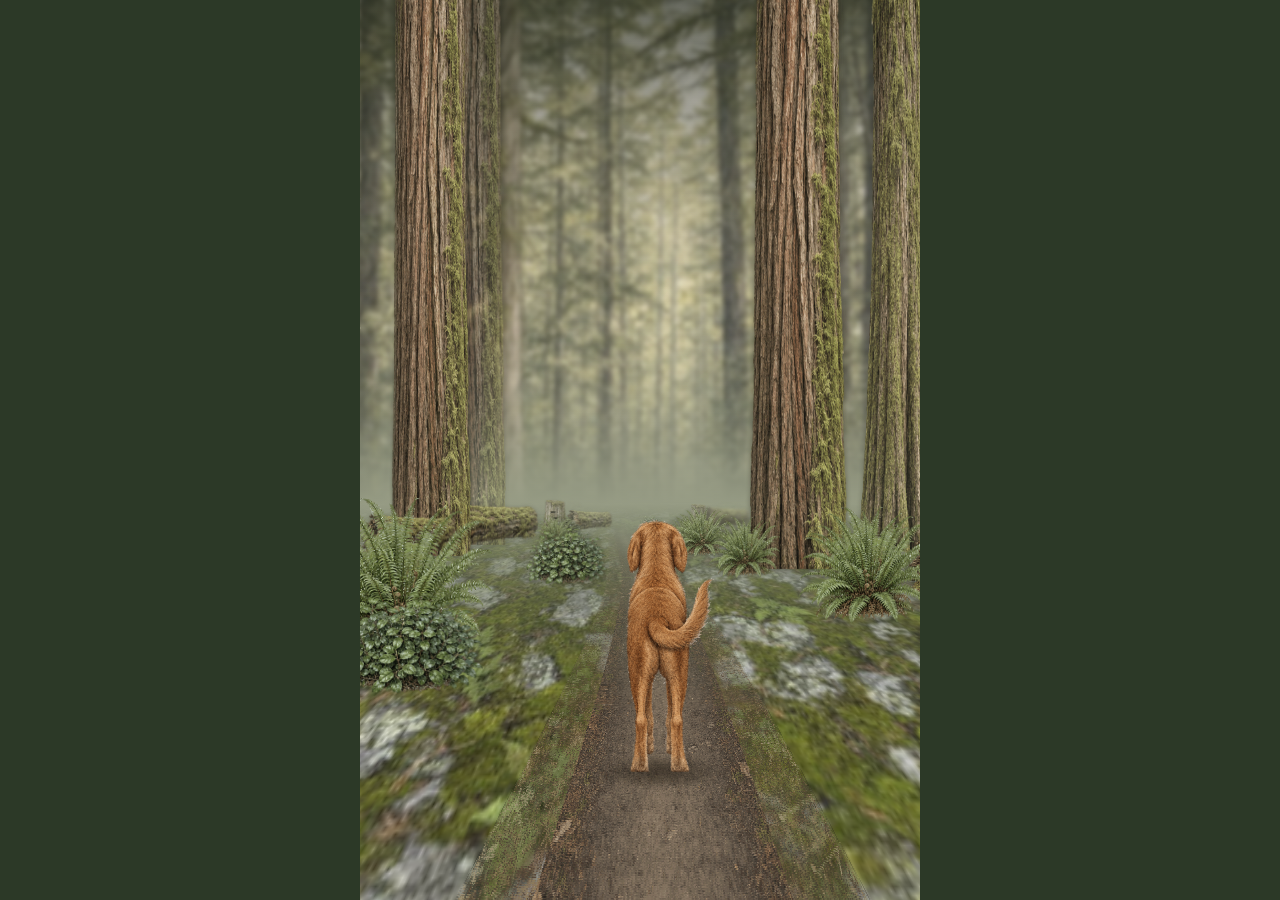
<file: index.html>
<!doctype html>
<html lang="en">
<head>
<meta charset="utf-8">
<meta name="viewport" content="width=device-width, initial-scale=1, viewport-fit=cover">
<meta name="theme-color" content="#2C3927">
<title>Mighty Miss Molly Mae</title>
<link rel="stylesheet" href="css/tokens.css">
<link rel="stylesheet" href="css/app.css">
  <link rel="icon" href="data:image/svg+xml,%3Csvg xmlns=%27http://www.w3.org/2000/svg%27 viewBox=%270 0 32 32%27%3E%3Ctext y=%2726%27 font-size=%2726%27%3E%F0%9F%90%95%3C/text%3E%3C/svg%3E">
</head>
<body>

<!-- Shown until every asset is in. Wordless, like the rest of the game: a
     bar that fills, on the colour the forest opens onto. -->
<div id="loading"><div id="loading-bar"></div></div>

<main id="app" hidden>

  <!-- World view: the overwhelming majority of the viewport (§15).
       Staged as a trail corridor seen from behind her (§15A). -->
  <div id="scene" tabindex="0">
    <div id="backdrop"></div>
    <!-- Atmosphere sits directly on the backdrop. It must come BEFORE the
         scenery and the dog, or it paints over the entire world. -->
    <div id="scene-shade"></div>
    <!-- Atmospheric haze at the tree line. Must come before the ground so the
         scenery still paints over it; see the stylesheet for why it exists. -->
    <div id="horizon"></div>
    <div id="ground-wrap"><div id="ground"></div><div id="ground2"></div><canvas id="path"></canvas><div id="ground-fade"></div></div>
    <div id="corridor"></div>
    <div id="shadow"></div>
    <div id="dog" role="img" aria-label="Molly Mae"></div>

    <!-- Gesture feedback: a mark where you touched, never a word. -->
    <div id="gesture-ink"></div>
  </div>

  <!-- Development only: the dog inspector (§37) and a reset that forgets her.
       Neither belongs in the shipped game; ?dev=1 or the `d` key shows them. -->
  <div id="corner" hidden>
    <button id="toggle-debug" title="Dog inspector (d)">⚙</button>
    <button id="reset" title="Forget her and start over">⟲</button>
  </div>

</main>

<aside id="inspector" aria-label="Dog inspector"></aside>

<script type="module" src="js/app.js"></script>
</body>
</html>
</file>
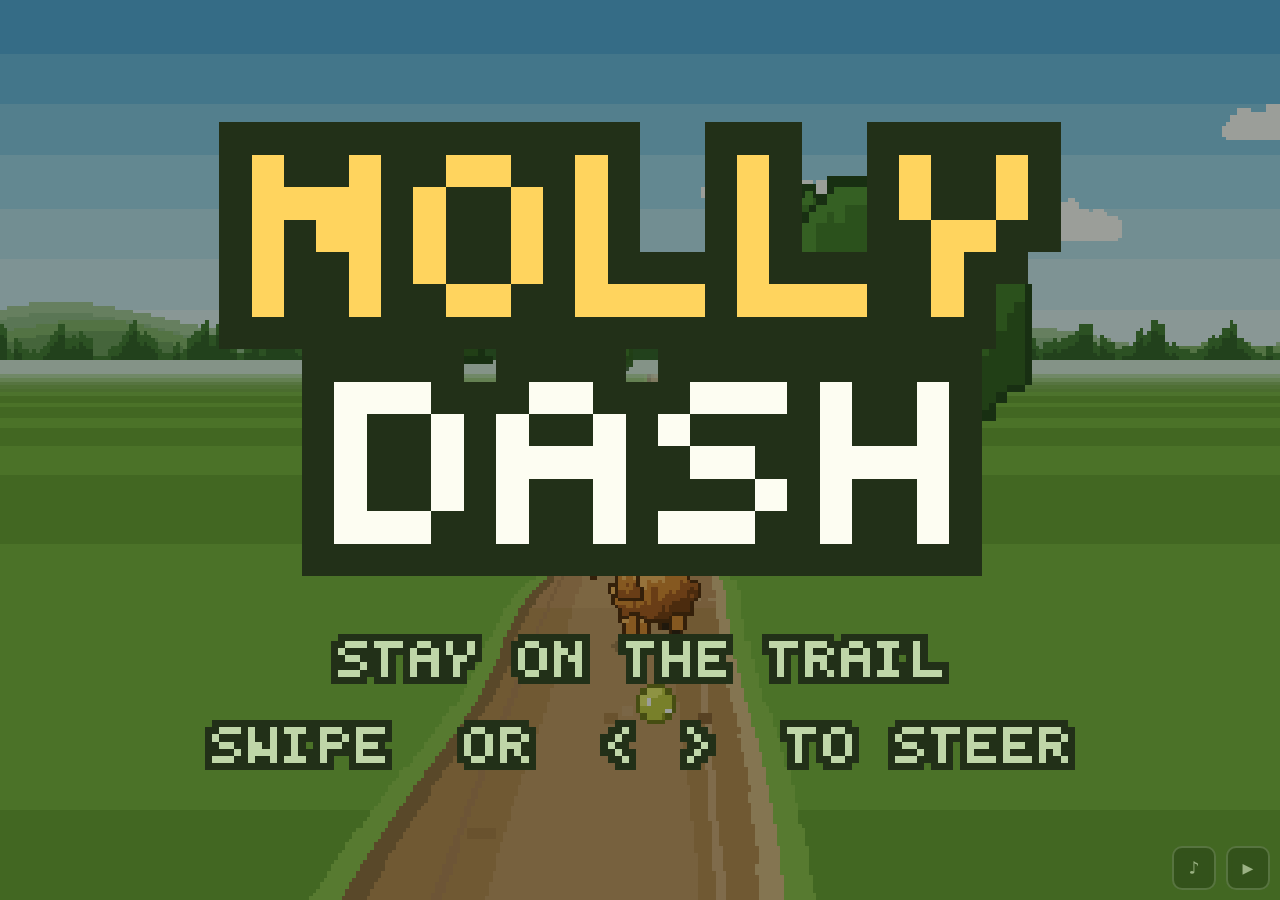
<file: fable-anim-test/index.html>
<!doctype html>
<html lang="en">
<head>
<meta charset="utf-8">
<title>Molly Dash</title>
<meta name="viewport" content="width=device-width, initial-scale=1, maximum-scale=1, user-scalable=no, viewport-fit=cover">
<meta name="theme-color" content="#5b9530">
<meta name="apple-mobile-web-app-capable" content="yes">
<meta name="apple-mobile-web-app-status-bar-style" content="black-translucent">
<meta name="mobile-web-app-capable" content="yes">
<meta name="description" content="An 8-bit endless runner. Steer Molly down a winding trail.">
<style>
  :root { color-scheme: dark; }
  * { margin: 0; padding: 0; box-sizing: border-box; }
  html, body {
    height: 100%;
    overflow: hidden;
    background: #101a0c;
    overscroll-behavior: none;
    -webkit-user-select: none; user-select: none;
    -webkit-touch-callout: none;
    -webkit-tap-highlight-color: transparent;
    font-family: ui-monospace, "SF Mono", Menlo, Consolas, monospace;
  }
  #stage {
    position: fixed; inset: 0;
    touch-action: none;
    cursor: grab;
  }
  #stage:active { cursor: grabbing; }
  #screen {
    display: block;
    width: 100%; height: 100%;
    image-rendering: pixelated;
    image-rendering: crisp-edges;
    opacity: 0;
    transition: opacity .35s ease;
  }
  body.ready #screen { opacity: 1; }

  /* Controls sit above the safe area so thumbs and notches stay clear. */
  #controls {
    position: fixed;
    right: calc(env(safe-area-inset-right, 0px) + 10px);
    bottom: calc(env(safe-area-inset-bottom, 0px) + 10px);
    display: flex; gap: 10px;
    pointer-events: none;
  }
  #controls button {
    pointer-events: auto;
    width: 44px; height: 44px;
    display: grid; place-items: center;
    font: 600 18px/1 ui-monospace, Menlo, monospace;
    color: #f4ffe6;
    background: rgba(18, 32, 12, .55);
    border: 2px solid rgba(244, 255, 230, .35);
    border-radius: 10px;
    backdrop-filter: blur(3px);
    -webkit-backdrop-filter: blur(3px);
    opacity: .5;
  }
  #controls button:active { opacity: 1; transform: translateY(1px); }
  #controls button[hidden] { display: none; }
  @media (hover: hover) { #controls button:hover { opacity: .9; } }

  noscript {
    position: fixed; inset: 0; display: grid; place-items: center;
    color: #dfeed0; font-size: 14px; text-align: center; padding: 24px;
  }
</style>
</head>
<body>
  <div id="stage"><canvas id="screen"></canvas></div>
  <div id="controls">
    <button id="btn-sound" type="button" aria-label="Toggle sound">&#9834;</button>
    <button id="btn-pause" type="button" aria-label="Pause">&#9654;</button>
    <button id="btn-quit" type="button" aria-label="End run" hidden>&#9632;</button>
  </div>
  <noscript>Molly Dash needs JavaScript.</noscript>

  <script src="js/pix.js"></script>
  <script src="js/font.js"></script>
  <script src="js/art.js"></script>
  <script src="js/world.js"></script>
  <script src="js/dog.js"></script>
  <script src="js/hud.js"></script>
  <script src="js/render.js"></script>
  <script src="js/audio.js"></script>
  <script src="js/game.js"></script>
</body>
</html>
</file>
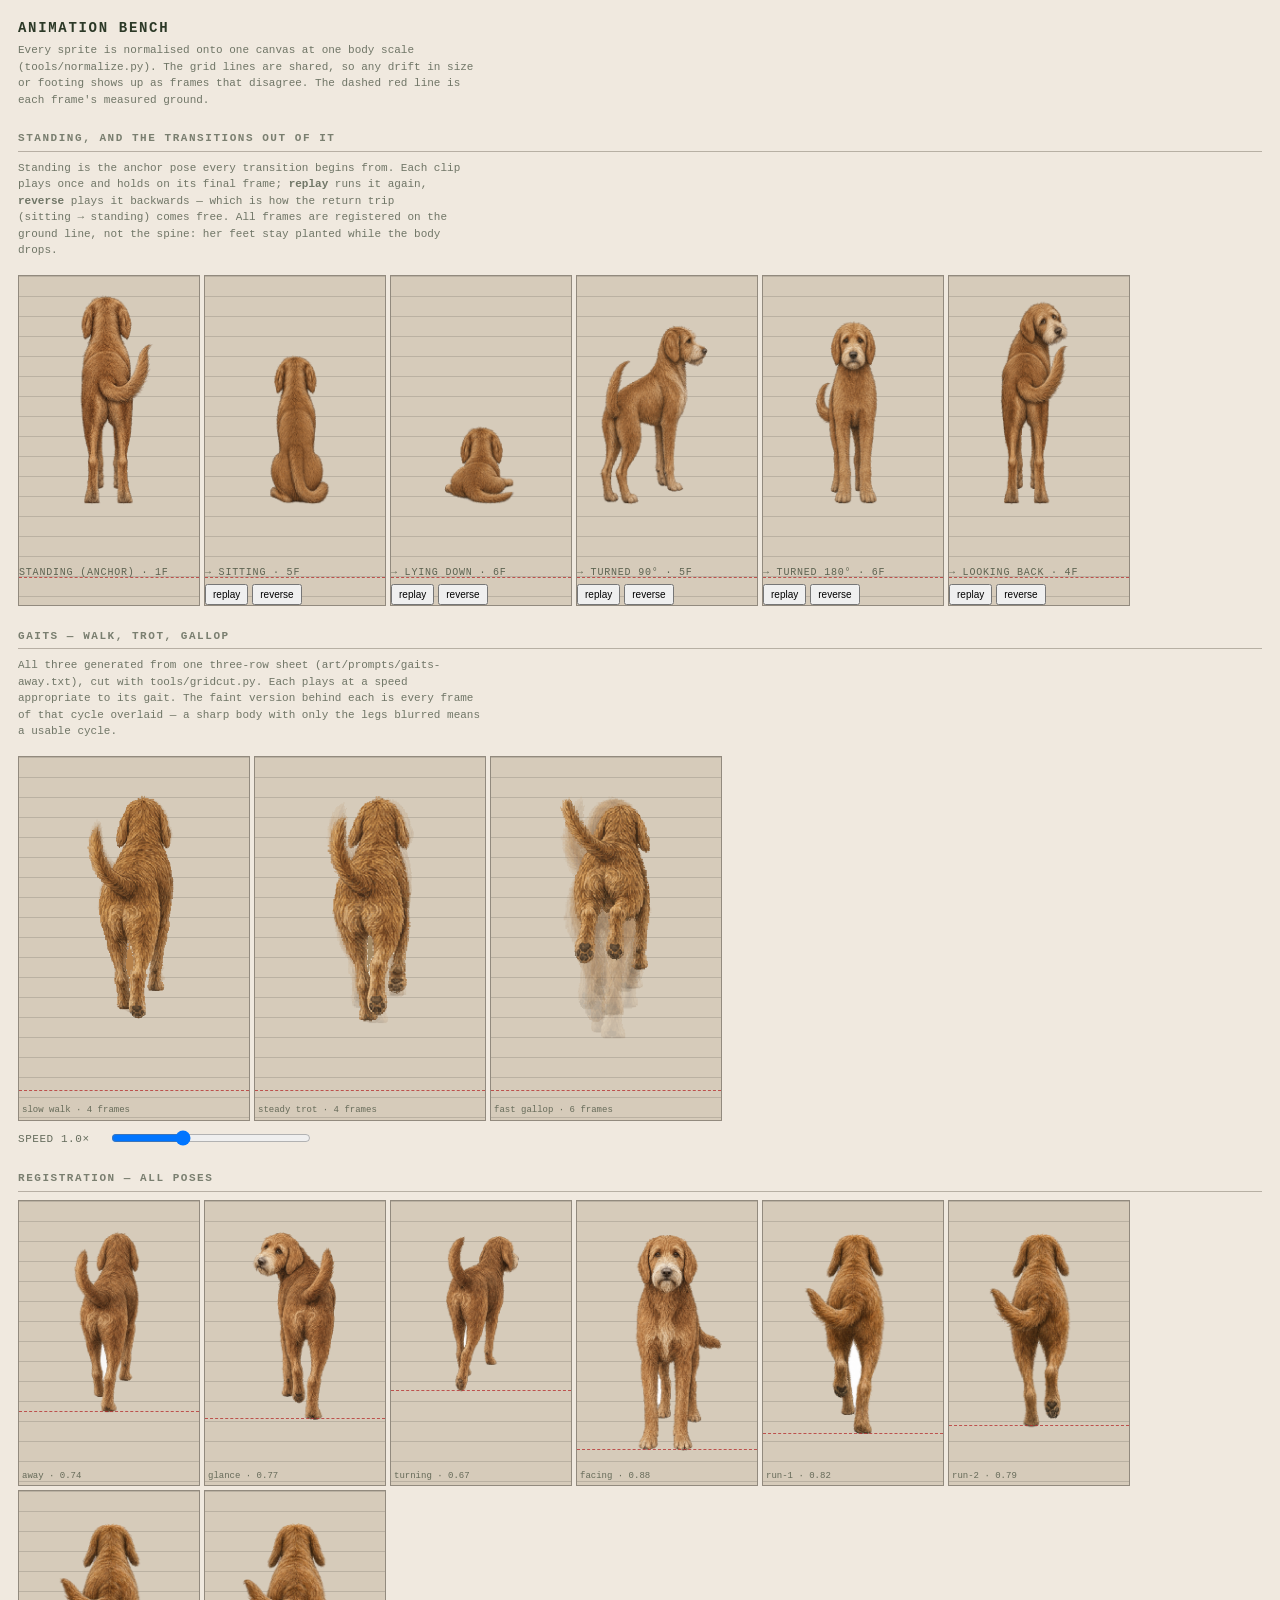
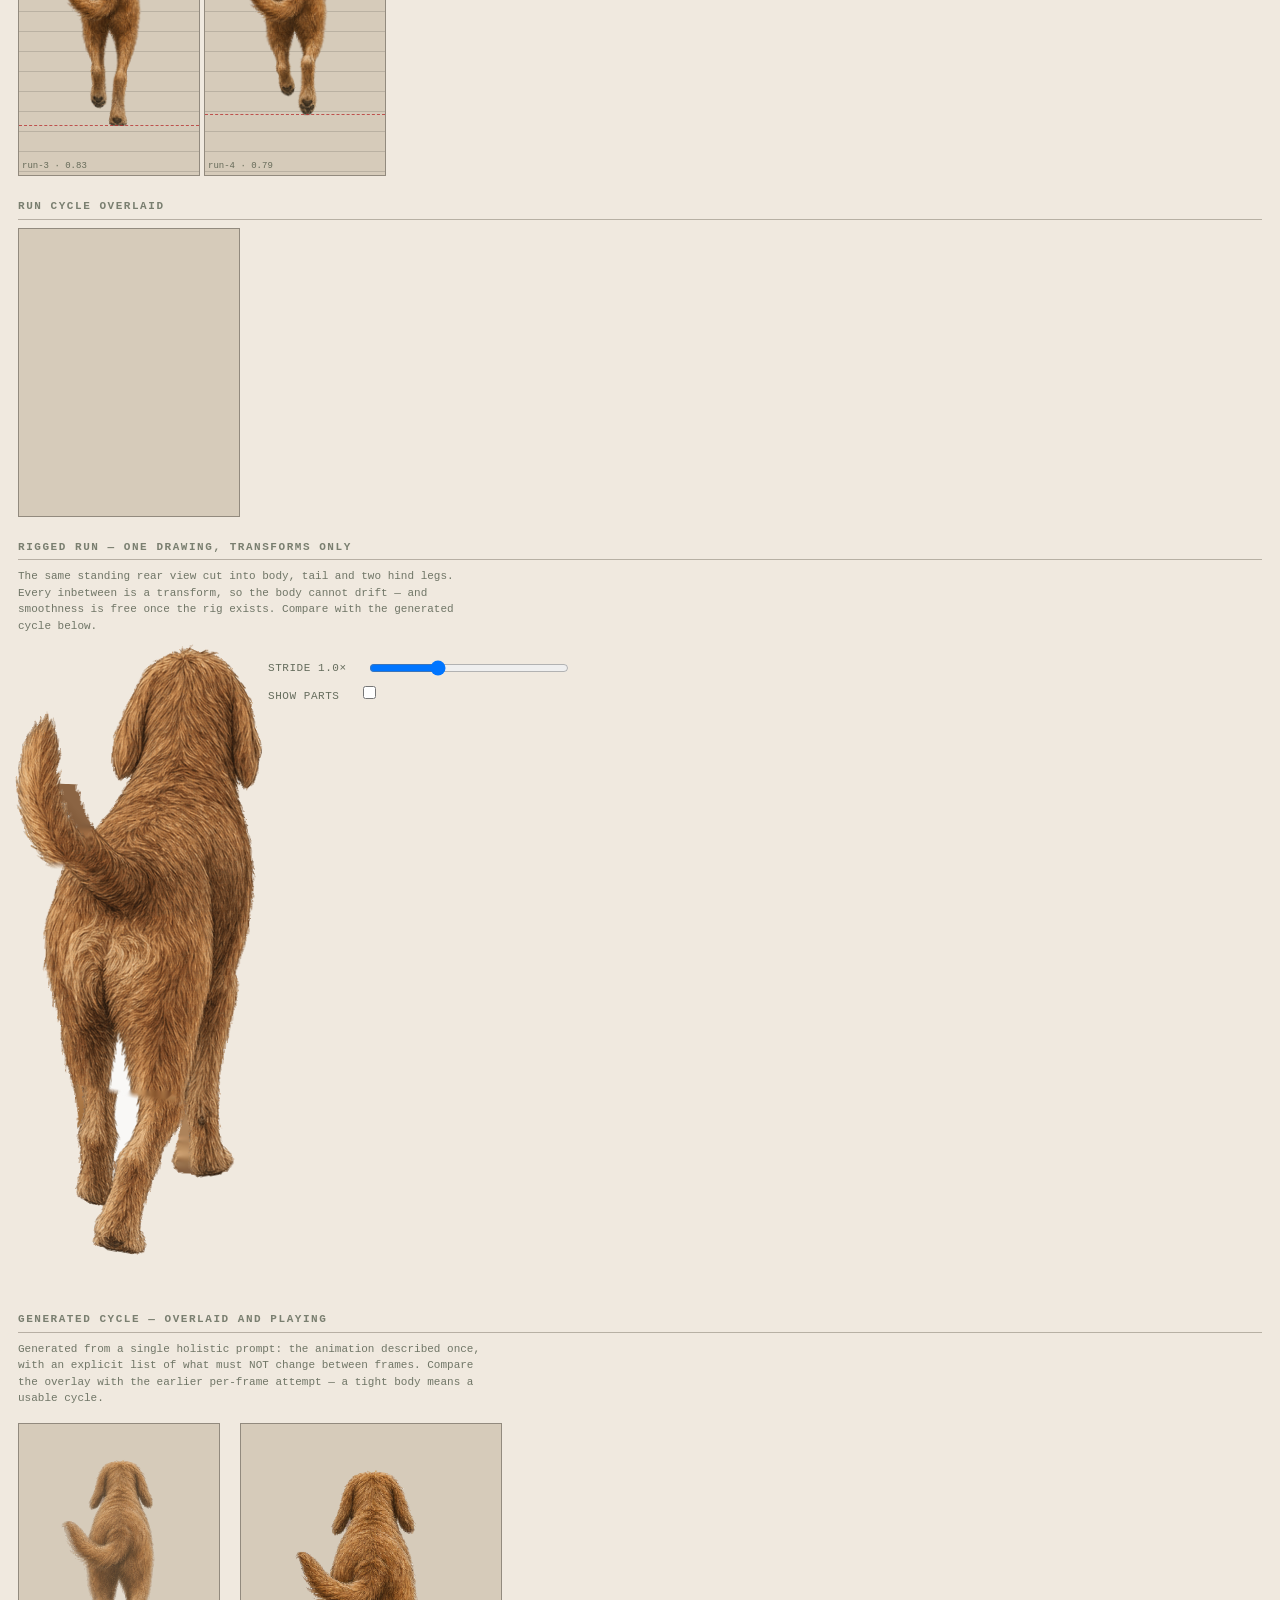
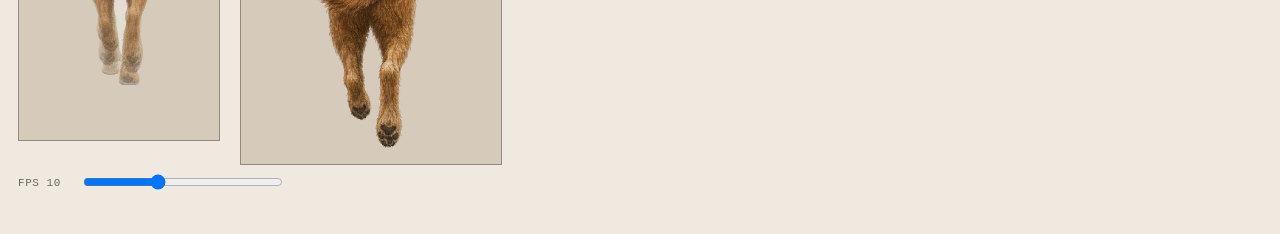
<file: anim-test.html>
<!doctype html>
<html lang="en">
<head>
<meta charset="utf-8">
<meta name="viewport" content="width=device-width, initial-scale=1">
<title>Molly Mae — Animation Bench</title>
<link rel="stylesheet" href="css/tokens.css">
<style>
  body { margin:0; background:var(--paper); color:var(--deep-forest-green);
         font:13px/1.5 ui-monospace,Menlo,monospace; padding:18px; }
  h1 { font-size:14px; letter-spacing:.12em; text-transform:uppercase; margin:0 0 3px; }
  p.note { font-size:11px; opacity:.65; max-width:70ch; margin:3px 0 16px; }
  h2 { font-size:11px; letter-spacing:.14em; text-transform:uppercase; opacity:.6;
       margin:22px 0 8px; border-bottom:1px solid var(--stone-gray); padding-bottom:4px; }

  /* Registration check: every canvas is identical, so a shared grid reveals any
     drift in scale or footing immediately. */
  .strip { display:flex; gap:4px; flex-wrap:wrap; }
  .cell { position:relative; background:var(--mist-light);
          background-image:
            repeating-linear-gradient(to bottom, rgba(0,0,0,.13) 0 1px, transparent 1px 20px);
          border:1px solid var(--stone-gray); }
  .cell img { display:block; width:180px; }
  .cell b { position:absolute; left:3px; bottom:2px; font-size:9px; opacity:.65; font-weight:400; }
  .cell::after { content:""; position:absolute; left:0; right:0; bottom:var(--feet,8%);
                 border-top:1px dashed rgba(180,40,40,.75); }

  /* Overlay: all frames stacked, to see the body stay put while legs move. */
  #overlay { position:relative; width:220px; height:287px; background:var(--mist-light);
             border:1px solid var(--stone-gray); }
  #overlay img { position:absolute; inset:0; width:100%; opacity:.34; }

  #player { position:relative; width:260px; height:340px; background:var(--mist-light);
            border:1px solid var(--stone-gray); }
  #player img { position:absolute; inset:0; width:100%; display:none; }
  #player img.on { display:block; }

  label { display:inline-block; margin:10px 12px 0 0; font-size:11px;
          letter-spacing:.05em; text-transform:uppercase; opacity:.7; }
  input[type=range]{ width:200px; vertical-align:middle; }
</style>
</head>
<body>
<h1>Animation Bench</h1>
<p class="note">Every sprite is normalised onto one canvas at one body scale
  (tools/normalize.py). The grid lines are shared, so any drift in size or
  footing shows up as frames that disagree. The dashed red line is each frame's
  measured ground.</p>

<h2>Standing, and the transitions out of it</h2>
<p class="note">Standing is the anchor pose every transition begins from. Each
  clip plays once and holds on its final frame; <b>replay</b> runs it again,
  <b>reverse</b> plays it backwards — which is how the return trip
  (sitting&nbsp;→&nbsp;standing) comes free. All frames are registered on the
  ground line, not the spine: her feet stay planted while the body drops.</p>
<div class="strip" id="transitions"></div>

<h2>Gaits — walk, trot, gallop</h2>
<p class="note">All three generated from one three-row sheet
  (<code>art/prompts/gaits-away.txt</code>), cut with
  <code>tools/gridcut.py</code>. Each plays at a speed appropriate to its gait.
  The faint version behind each is every frame of that cycle overlaid — a sharp
  body with only the legs blurred means a usable cycle.</p>
<div class="strip" id="gaits"></div>
<label>speed <span id="v-gspeed">1.0</span>×</label>
<input type="range" id="gspeed" min="20" max="250" value="100">

<h2>Registration — all poses</h2>
<div class="strip" id="strip"></div>

<h2>Run cycle overlaid</h2>
<div id="overlay"></div>

<h2>Rigged run — one drawing, transforms only</h2>
<p class="note">The same standing rear view cut into body, tail and two hind
  legs. Every inbetween is a transform, so the body cannot drift — and
  smoothness is free once the rig exists. Compare with the generated cycle
  below.</p>
<div style="display:flex;gap:20px;align-items:flex-start;flex-wrap:wrap">
  <div id="rigged" style="width:230px"></div>
  <div>
    <label>stride <span id="v-rate">1.0</span>×</label>
    <input type="range" id="rate" min="20" max="260" value="100"><br>
    <label>show parts</label>
    <input type="checkbox" id="outline">
  </div>
</div>

<h2>Generated cycle — overlaid and playing</h2>
<p class="note">Generated from a single holistic prompt: the animation described once, with an explicit list of what must NOT change between frames. Compare the overlay with the earlier per-frame attempt — a tight body means a usable cycle.</p>
<div style="display:flex;gap:20px;align-items:flex-start;flex-wrap:wrap"><div id="ov2" style="position:relative;width:200px;height:316px;background:var(--mist-light);border:1px solid var(--stone-gray)"></div><div id="playwrap"></div></div>
<div id="player"></div>
<label>fps <span id="v-fps">10</span></label>
<input type="range" id="fps" min="2" max="24" value="10">

<script type="module">
// --- standing + transitions ----------------------------------------------
const trMan = await (await fetch("assets/molly/transitions/sprites.json")).json();
const CLIPS = [
  { key: "stand",   label: "standing (anchor)", fps: 1 },
  { key: "sit",     label: "→ sitting",         fps: 9 },
  { key: "lie",     label: "→ lying down",      fps: 9 },
  { key: "turn90",  label: "→ turned 90°",      fps: 10 },
  { key: "turn180", label: "→ turned 180°",     fps: 10 },
  { key: "glance",  label: "→ looking back",    fps: 8 },
];
const trEl = document.getElementById("transitions");

for (const clip of CLIPS) {
  const frames = Object.keys(trMan.sprites)
    .filter(k => k === clip.key || k.startsWith(clip.key + "-"))
    .sort((a, b) => (+(a.split("-")[1] || 0)) - (+(b.split("-")[1] || 0)));

  const cell = document.createElement("figure");
  cell.className = "cell";
  cell.style.cssText = "margin:0;width:180px";
  const stage = document.createElement("div");
  stage.style.cssText = "position:relative;width:180px;aspect-ratio:380/600";
  cell.appendChild(stage);

  const imgs = frames.map((f, i) => {
    const im = document.createElement("img");
    im.src = `assets/molly/transitions/${trMan.sprites[f].file}`;
    im.style.cssText = `position:absolute;inset:0;width:100%;display:${i ? "none" : "block"}`;
    stage.appendChild(im);
    return im;
  });

  const cap = document.createElement("b");
  cap.textContent = `${clip.label} · ${frames.length}f`;
  // The shared .cell rule pins captions to the bottom-left; these cells have
  // controls under them, so the caption sits in normal flow instead.
  cap.style.cssText = "position:static;display:block;font-size:10px;letter-spacing:.08em;" +
                      "text-transform:uppercase;opacity:.7;font-weight:400;margin-top:5px";
  cell.appendChild(cap);

  const controls = document.createElement("div");
  controls.style.cssText = "margin-top:4px;display:flex;gap:4px";
  cell.appendChild(controls);

  // A transition plays once and holds its last frame -- unlike a cycle, it has
  // a destination. Reversing it gives the return trip with no extra art.
  let timer = null;
  const play = (backwards) => {
    clearInterval(timer);
    const order = backwards ? [...imgs].reverse() : imgs;
    let i = 0;
    imgs.forEach(im => { im.style.display = "none"; });
    order[0].style.display = "block";
    timer = setInterval(() => {
      order[i].style.display = "none";
      i++;
      if (i >= order.length) { clearInterval(timer); i = order.length - 1; }
      order[i].style.display = "block";
    }, 1000 / clip.fps);
  };

  if (frames.length > 1) {
    for (const [text, back] of [["replay", false], ["reverse", true]]) {
      const b = document.createElement("button");
      b.textContent = text;
      b.style.cssText = "font-size:10px;padding:3px 6px";
      b.onclick = () => play(back);
      controls.appendChild(b);
    }
    play(false);
    setInterval(() => play(false), 3200);
  }
  trEl.appendChild(cell);
}

// --- the three gaits ------------------------------------------------------
const gaitMan = await (await fetch("assets/molly/cycles/gaits/sprites.json")).json();
const GAITS = [
  { name: "walk",   fps: 6,  label: "slow walk · 4 frames" },
  { name: "trot",   fps: 9,  label: "steady trot · 4 frames" },
  { name: "gallop", fps: 14, label: "fast gallop · 6 frames" },
];
const gaitsEl = document.getElementById("gaits");
let gSpeed = 1;
document.getElementById("gspeed").oninput = (e) => {
  gSpeed = +e.target.value / 100;
  document.getElementById("v-gspeed").textContent = gSpeed.toFixed(1);
};

const players = [];
for (const g of GAITS) {
  const frames = Object.keys(gaitMan.sprites)
    .filter(k => k.startsWith(g.name + "-"))
    .sort((a, b) => +a.split("-")[1] - +b.split("-")[1]);

  const cell = document.createElement("figure");
  cell.className = "cell";
  cell.style.margin = "0";
  cell.style.width = "230px";
  cell.innerHTML = `<b>${g.label}</b>`;
  const stage = document.createElement("div");
  stage.style.cssText = "position:relative;width:230px;aspect-ratio:380/600";
  cell.prepend(stage);

  // Overlay of every frame, faint, sitting behind the playing sprite.
  for (const f of frames) {
    const im = document.createElement("img");
    im.src = `assets/molly/cycles/gaits/${gaitMan.sprites[f].file}`;
    im.style.cssText = "position:absolute;inset:0;width:100%;opacity:.16";
    stage.appendChild(im);
  }
  const imgs = frames.map(f => {
    const im = document.createElement("img");
    im.src = `assets/molly/cycles/gaits/${gaitMan.sprites[f].file}`;
    im.style.cssText = "position:absolute;inset:0;width:100%;display:none";
    stage.appendChild(im);
    return im;
  });
  imgs[0].style.display = "block";
  players.push({ imgs, fps: g.fps, i: 0, acc: 0 });
  gaitsEl.appendChild(cell);
}

let gLast = performance.now();
function gaitFrame(now) {
  const dt = (now - gLast) / 1000; gLast = now;
  for (const p of players) {
    p.acc += dt;
    const step = 1 / (p.fps * gSpeed);
    if (p.acc >= step) {
      p.acc = 0;
      p.imgs[p.i].style.display = "none";
      p.i = (p.i + 1) % p.imgs.length;
      p.imgs[p.i].style.display = "block";
    }
  }
  requestAnimationFrame(gaitFrame);
}
requestAnimationFrame(gaitFrame);

import { loadPartsRig, runPose } from "./js/ui/partsrig.js";

// --- rigged run -----------------------------------------------------------
const rig = await loadPartsRig(document.getElementById("rigged"),
                               "assets/molly/rig-away",
                               ["body", "leg_r", "leg_l", "tail"]);
let rate = 1;
document.getElementById("rate").oninput = (e) => {
  rate = +e.target.value / 100;
  document.getElementById("v-rate").textContent = rate.toFixed(1);
};
document.getElementById("outline").onchange = (e) => {
  for (const p of document.querySelectorAll("#rigged .rig-part")) {
    p.style.outline = e.target.checked ? "1px solid rgba(200,40,40,.6)" : "";
  }
};
let rigT = 0, rigLast = performance.now();
function rigFrame(now) {
  const dt = Math.min((now - rigLast) / 1000, 0.05); rigLast = now;
  rigT += dt;
  runPose(rig, rigT, rate);
  requestAnimationFrame(rigFrame);
}
requestAnimationFrame(rigFrame);

// --- registration + generated cycle ---------------------------------------
const man = await (await fetch("assets/molly/norm/sprites.json")).json();
const names = Object.keys(man.sprites);
const runNames = names.filter(n => n.startsWith("run-")).sort();

const strip = document.getElementById("strip");
for (const n of names) {
  const s = man.sprites[n];
  const cell = document.createElement("figure");
  cell.className = "cell";
  cell.style.margin = "0";
  cell.style.setProperty("--feet", `${(1 - s.feet) * 100}%`);
  cell.innerHTML = `<img src="assets/molly/norm/${s.file}" alt=""><b>${n} · ${s.feet.toFixed(2)}</b>`;
  strip.appendChild(cell);
}

const overlay = document.getElementById("ov2");
for (const n of runNames) {
  const img = document.createElement("img");
  img.src = `assets/molly/norm/${man.sprites[n].file}`;
  Object.assign(img.style, {position:"absolute", inset:"0", width:"100%", opacity:".34"});
  overlay.appendChild(img);
}

const player = document.getElementById("player");
document.getElementById("playwrap").appendChild(player);
const frames = runNames.map(n => {
  const img = document.createElement("img");
  img.src = `assets/molly/norm/${man.sprites[n].file}`;
  player.appendChild(img);
  return img;
});
let fps = 10, i = 0, acc = 0, last = performance.now();
document.getElementById("fps").oninput = (e) => {
  fps = +e.target.value; document.getElementById("v-fps").textContent = fps;
};
function frame(now) {
  const dt = (now - last) / 1000; last = now;
  acc += dt;
  if (acc >= 1 / fps) {
    acc = 0;
    frames[i].classList.remove("on");
    i = (i + 1) % frames.length;
    frames[i].classList.add("on");
  }
  requestAnimationFrame(frame);
}
frames[0].classList.add("on");
requestAnimationFrame(frame);
</script>
</body>
</html>
</file>
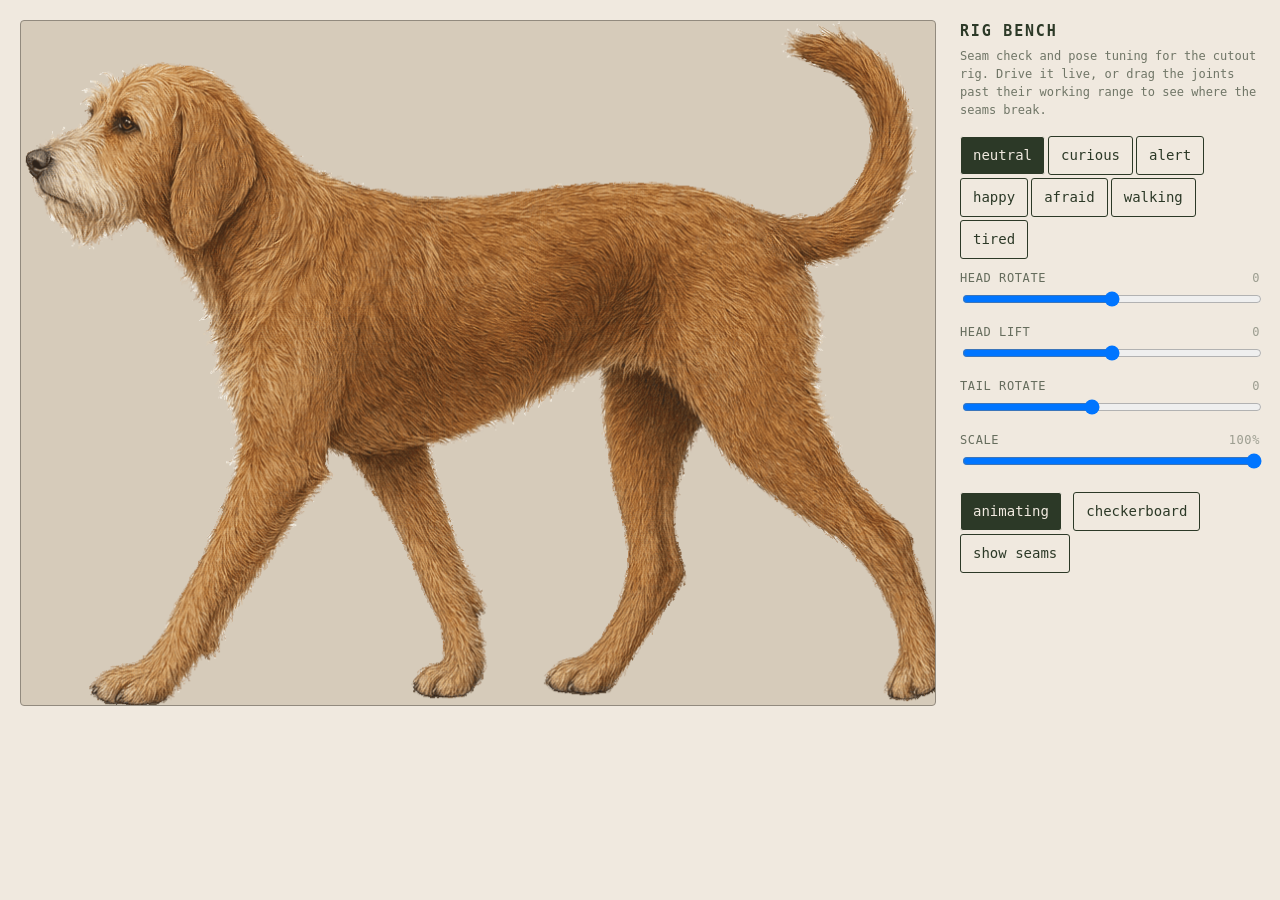
<file: rig-test.html>
<!doctype html>
<html lang="en">
<head>
<meta charset="utf-8">
<meta name="viewport" content="width=device-width, initial-scale=1">
<title>Molly Mae — Rig Bench</title>
<link rel="stylesheet" href="css/tokens.css">
<style>
  body { margin:0; background:var(--paper); color:var(--deep-forest-green);
         font:14px/1.5 ui-monospace,Menlo,monospace; }
  .wrap { display:grid; grid-template-columns:1fr 300px; gap:24px; padding:20px; align-items:start; }
  @media (max-width:800px){ .wrap{grid-template-columns:1fr} }
  #stage { position:relative; background:var(--mist-light); border:1px solid var(--stone-gray);
           border-radius:4px; overflow:hidden; }
  #stage.checker {
    background-image:linear-gradient(45deg,#0002 25%,transparent 25%),linear-gradient(-45deg,#0002 25%,transparent 25%),
                     linear-gradient(45deg,transparent 75%,#0002 75%),linear-gradient(-45deg,transparent 75%,#0002 75%);
    background-size:20px 20px; background-position:0 0,0 10px,10px -10px,-10px 0;
  }
  #dog { width:100%; }
  .rig { position:relative; width:100%; }
  .rig-part { position:absolute; display:block; }
  label { display:block; margin:10px 0 2px; font-size:12px; letter-spacing:.05em; text-transform:uppercase; opacity:.7; }
  input[type=range]{ width:100%; }
  .val { float:right; opacity:.6; }
  button { font:inherit; padding:8px 12px; margin:3px 3px 0 0; border:1px solid currentColor;
           background:transparent; color:inherit; border-radius:3px; cursor:pointer; }
  button.on { background:var(--deep-forest-green); color:var(--paper); }
  h1 { font-size:15px; letter-spacing:.12em; text-transform:uppercase; margin:0 0 4px; }
  p.note { font-size:12px; opacity:.65; margin:4px 0 14px; }
</style>
</head>
<body>
<div class="wrap">
  <div id="stage"><div id="dog"></div></div>
  <div>
    <h1>Rig Bench</h1>
    <p class="note">Seam check and pose tuning for the cutout rig. Drive it live,
      or drag the joints past their working range to see where the seams break.</p>

    <div id="states"></div>

    <label>head rotate <span class="val" id="v-head">0</span></label>
    <input type="range" id="head" min="-30" max="30" value="0" step="0.5">
    <label>head lift <span class="val" id="v-lift">0</span></label>
    <input type="range" id="lift" min="-60" max="60" value="0" step="1">
    <label>tail rotate <span class="val" id="v-tail">0</span></label>
    <input type="range" id="tail" min="-45" max="60" value="0" step="0.5">
    <label>scale <span class="val" id="v-scale">100%</span></label>
    <input type="range" id="scale" min="20" max="100" value="100" step="5">

    <div style="margin-top:14px">
      <button id="animate" class="on">animating</button>
      <button id="checker">checkerboard</button>
      <button id="outline">show seams</button>
    </div>
  </div>
</div>

<script type="module">
import { loadRig } from "./js/ui/rig.js";

const stage = document.getElementById("stage");
const rig = await loadRig(document.getElementById("dog"), "assets/molly/rig");

let animating = true;
let manual = { head: 0, lift: 0, tail: 0 };

const STATES = {
  neutral: { expressed:"neutral", arousal:.2,  valence:.2,  fear:0,   walking:false },
  curious: { expressed:"curious", arousal:.65, valence:.3,  fear:.05, walking:false },
  alert:   { expressed:"alert",   arousal:.8,  valence:-.1, fear:.15, walking:false },
  happy:   { expressed:"happy",   arousal:.5,  valence:.8,  fear:0,   walking:false },
  afraid:  { expressed:"alert",   arousal:.7,  valence:-.3, fear:.85, walking:false },
  walking: { expressed:"neutral", arousal:.4,  valence:.4,  fear:0,   walking:true  },
  tired:   { expressed:"neutral", arousal:.1,  valence:.1,  fear:0,   walking:false, tired:true },
};
const statesEl = document.getElementById("states");
for (const name of Object.keys(STATES)) {
  const b = document.createElement("button");
  b.textContent = name;
  b.onclick = () => {
    rig.setPose(STATES[name]);
    [...statesEl.children].forEach(c => c.classList.toggle("on", c === b));
  };
  statesEl.appendChild(b);
}
rig.setPose(STATES.neutral);
statesEl.firstChild.classList.add("on");

// manual joint control
for (const id of ["head","lift","tail"]) {
  const el = document.getElementById(id);
  el.oninput = () => {
    manual[id] = +el.value;
    document.getElementById("v-"+id).textContent = el.value;
    if (!animating) applyManual();
  };
}
document.getElementById("scale").oninput = (e) => {
  document.getElementById("dog").style.width = e.target.value + "%";
  document.getElementById("v-scale").textContent = e.target.value + "%";
};

function applyManual() {
  const pctY = (v) => (v / rig.manifest.height) * 100;
  rig.layers.head.style.transform = `translateY(${pctY(manual.lift)}%) rotate(${manual.head}deg)`;
  rig.layers.tail.style.transform = `rotate(${manual.tail}deg)`;
  rig.layers.body.style.transform = "";
}

document.getElementById("animate").onclick = (e) => {
  animating = !animating;
  e.target.classList.toggle("on", animating);
  e.target.textContent = animating ? "animating" : "manual";
  if (!animating) applyManual();
};
document.getElementById("checker").onclick = (e) => {
  stage.classList.toggle("checker");
  e.target.classList.toggle("on");
};
document.getElementById("outline").onclick = (e) => {
  const on = e.target.classList.toggle("on");
  for (const p of document.querySelectorAll(".rig-part")) {
    p.style.outline = on ? "1px solid rgba(255,0,0,.55)" : "";
  }
};

let last = performance.now();
function frame(now) {
  const dt = Math.min((now - last)/1000, .1); last = now;
  if (animating) rig.update(dt);
  requestAnimationFrame(frame);
}
requestAnimationFrame(frame);
</script>
</body>
</html>
</file>
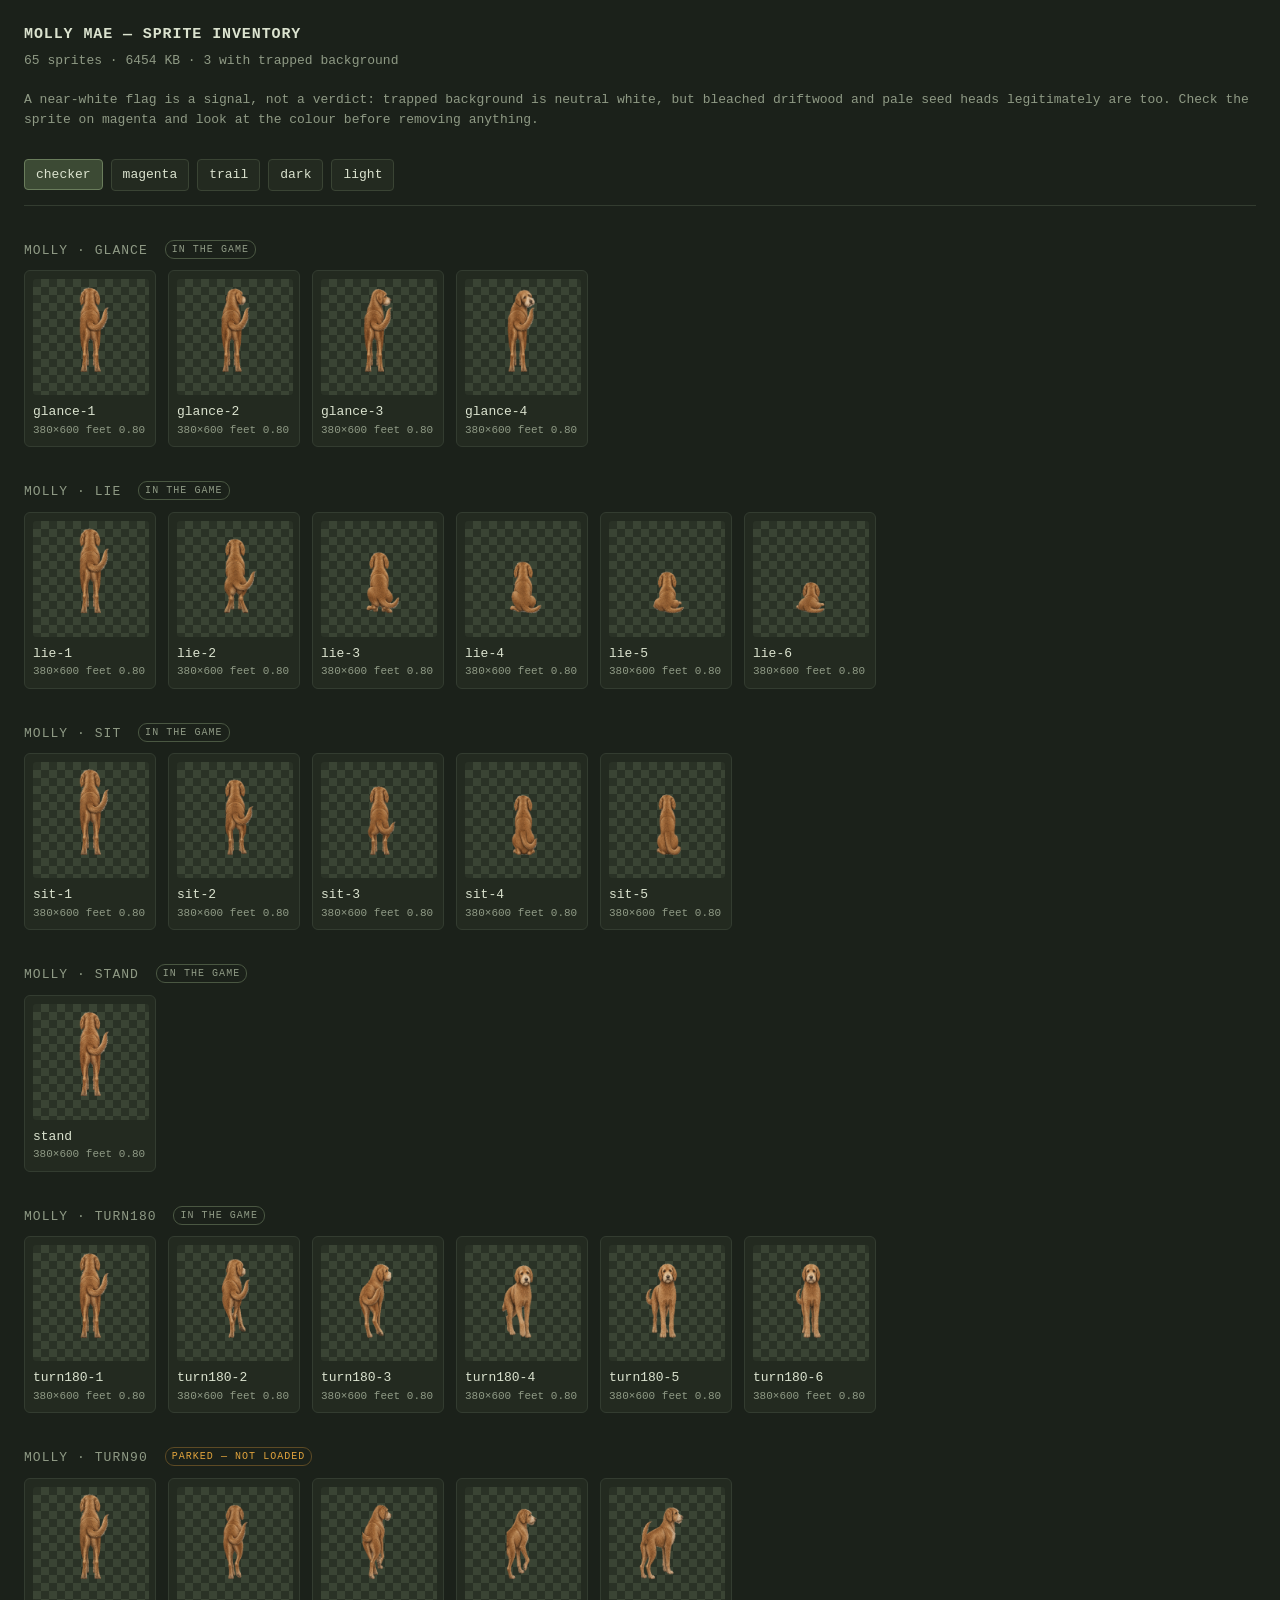
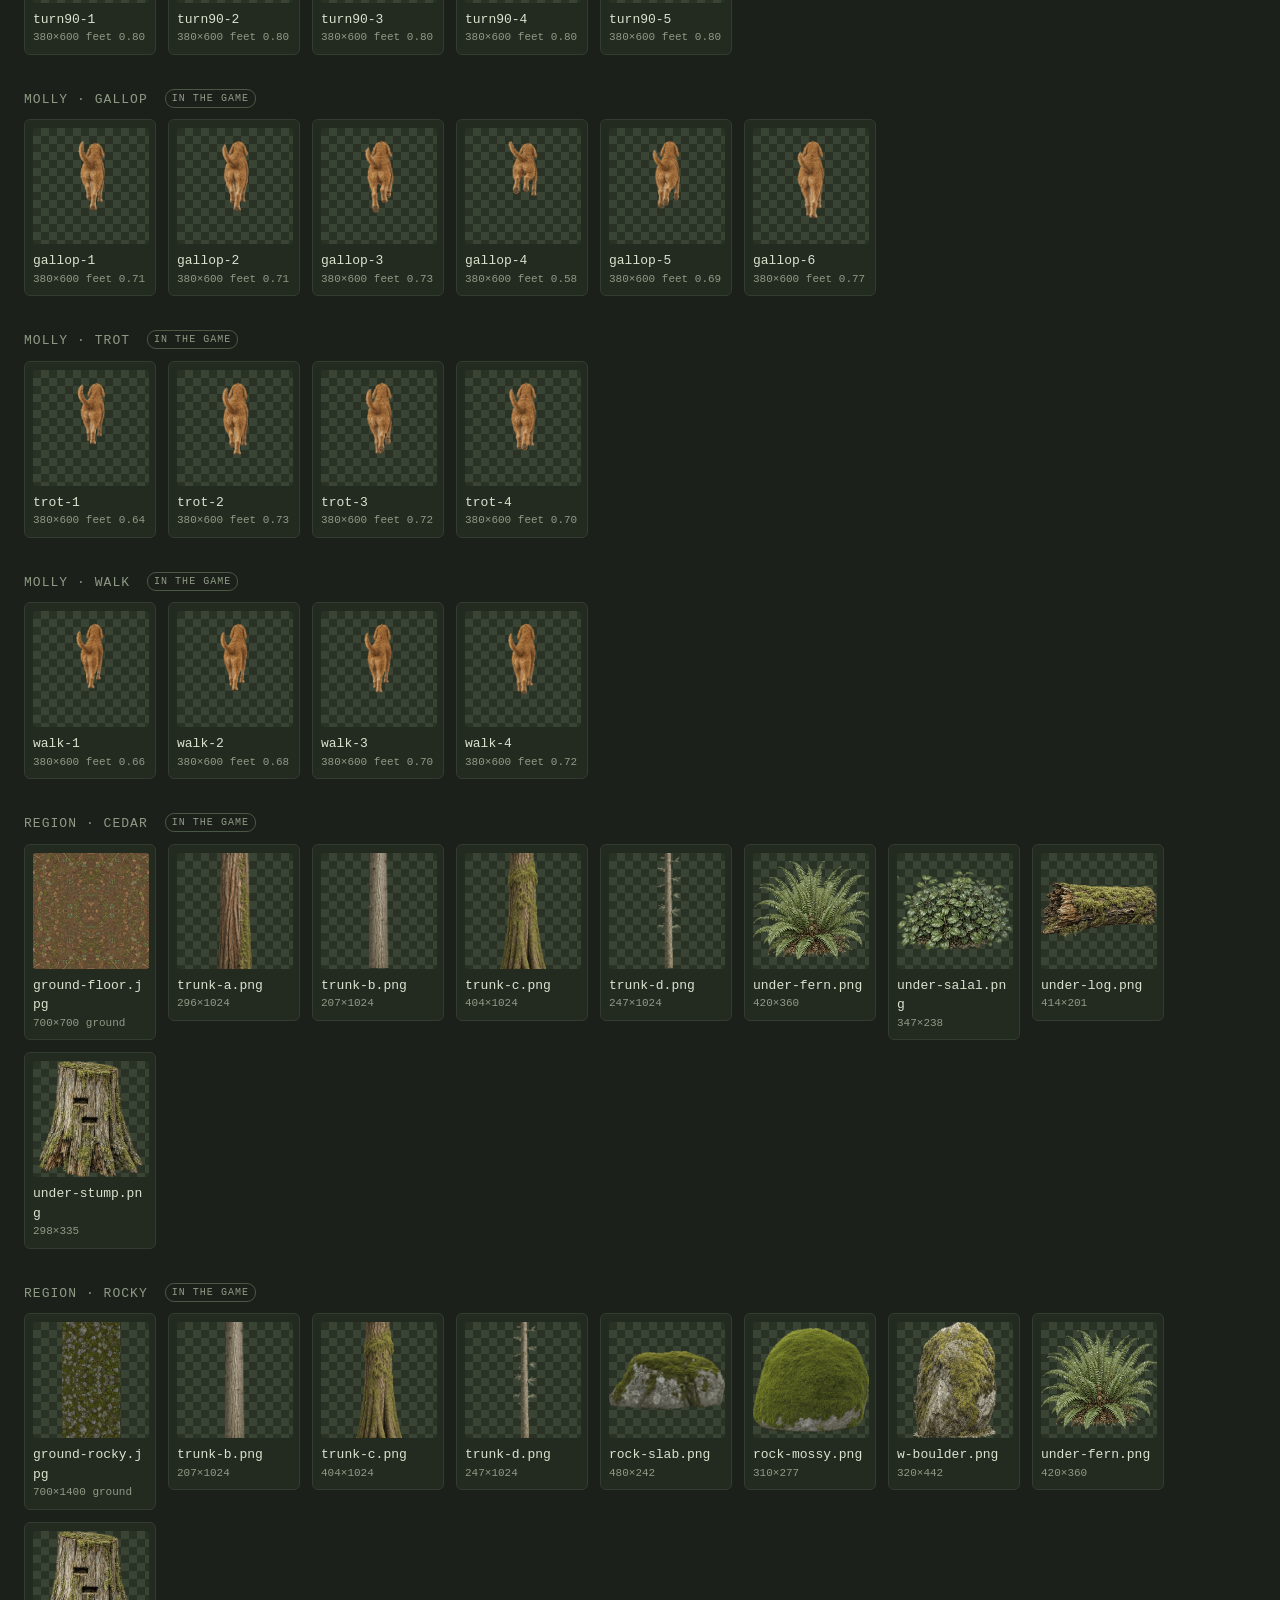
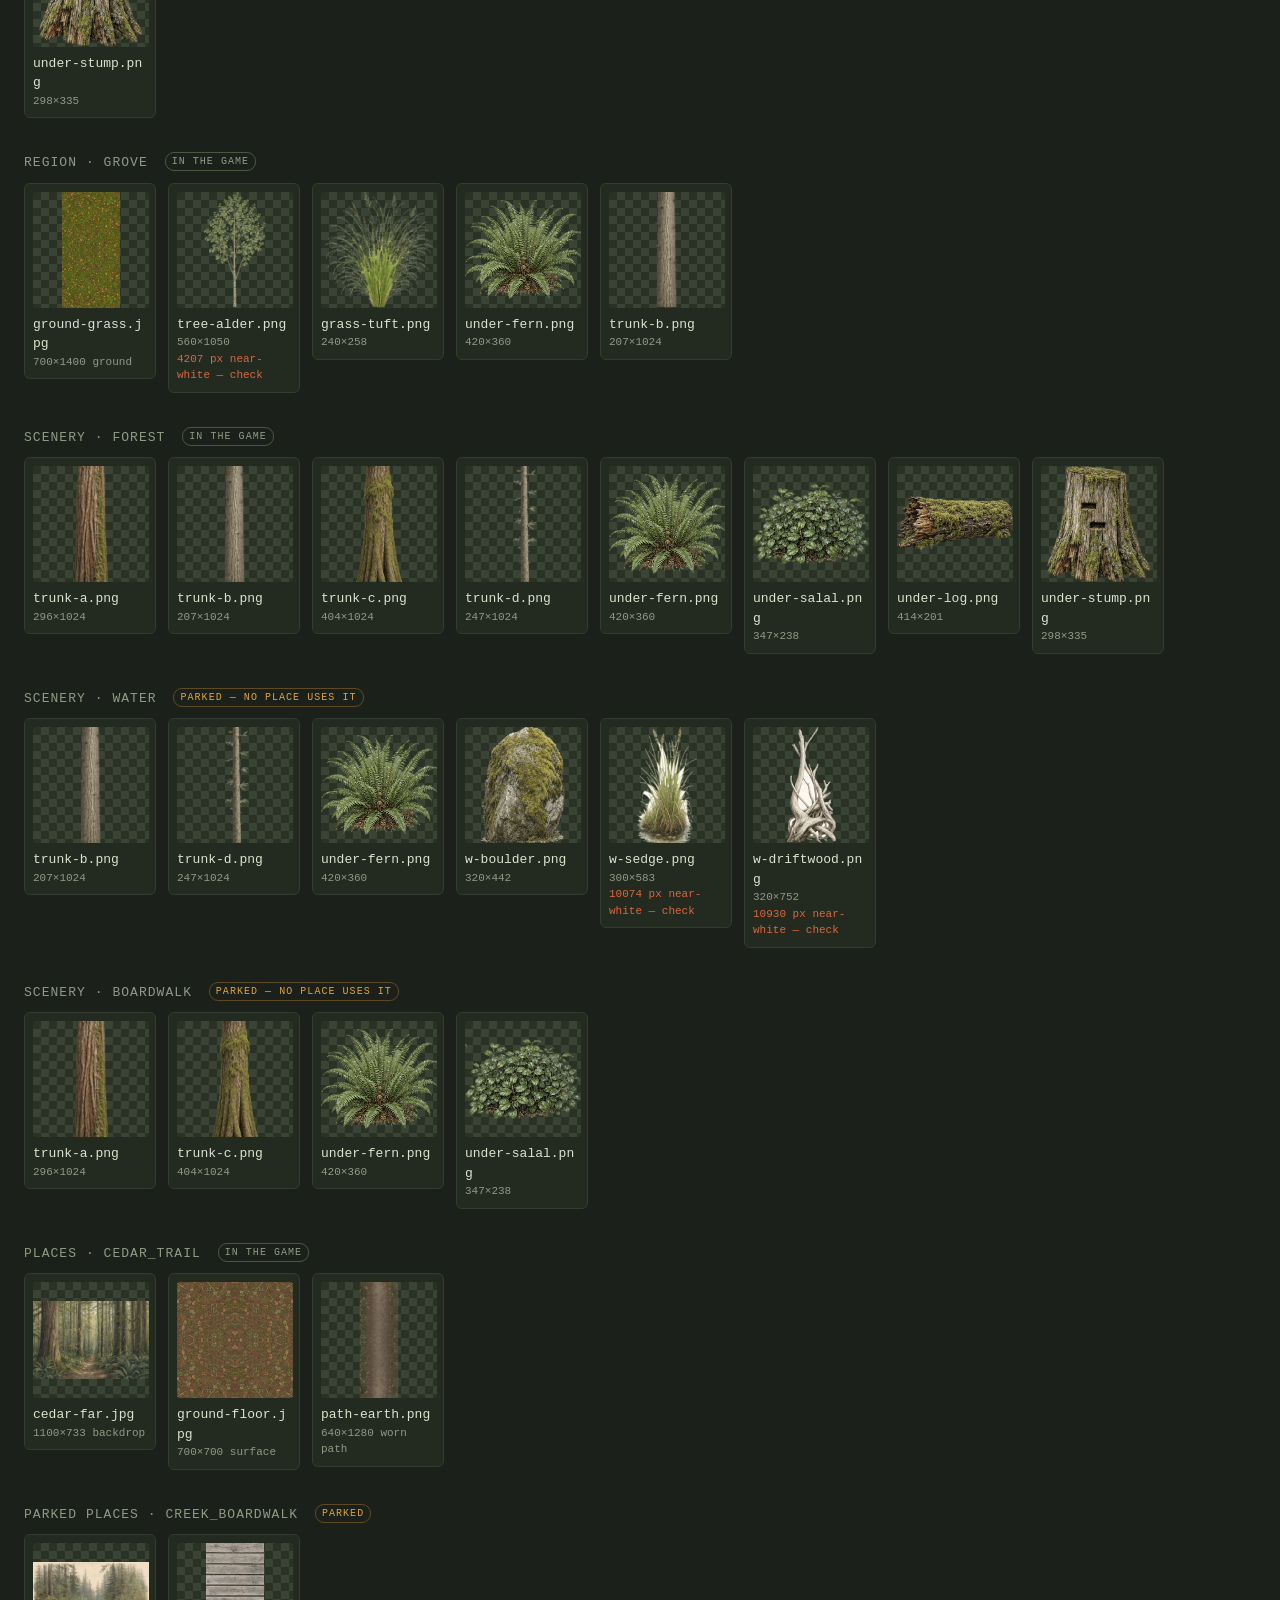
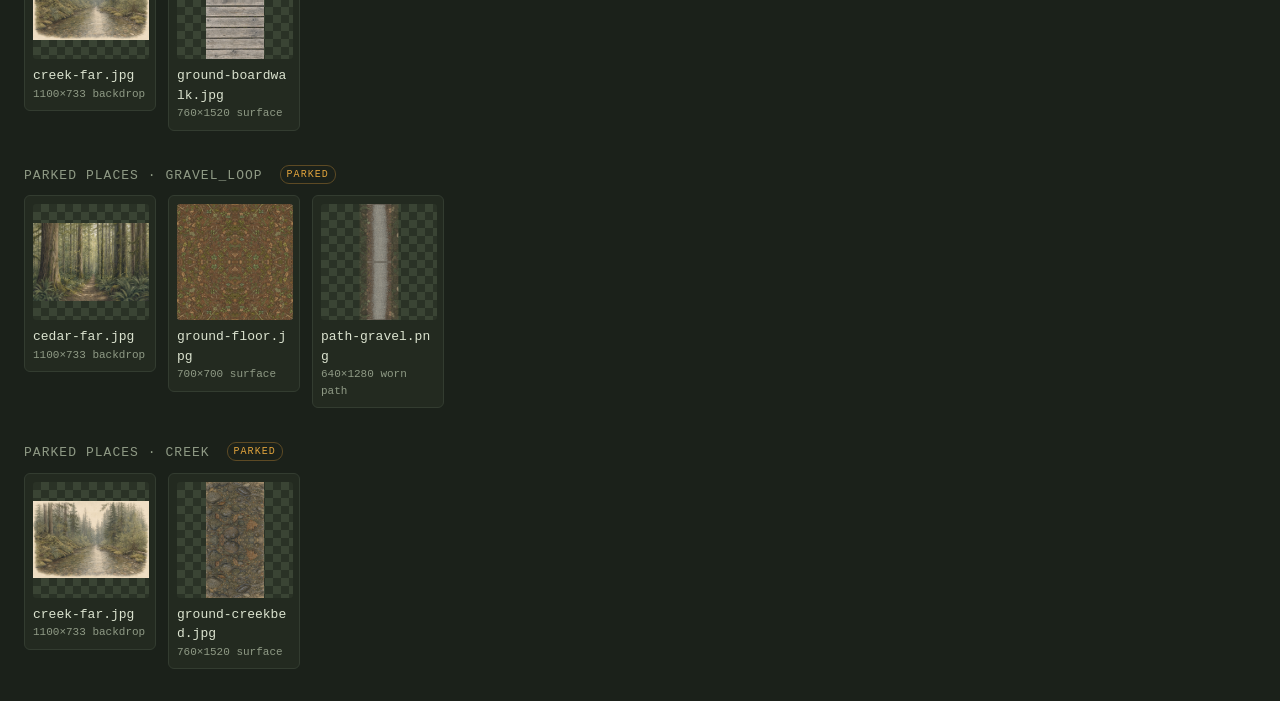
<file: sprites.html>
<!doctype html>
<html lang="en">
<head>
<meta charset="utf-8">
<meta name="viewport" content="width=device-width, initial-scale=1">
<title>Molly Mae — sprites</title>
<style>
  :root { --bg:#1b211a; --panel:#232a20; --ink:#dbe3cf; --dim:#8f9a85; --warn:#e0a33c; --bad:#d9663f; }
  * { box-sizing: border-box; }
  body { margin:0; padding:24px; background:var(--bg); color:var(--ink);
         font:13px/1.5 ui-monospace, SFMono-Regular, Menlo, monospace; }
  h1 { font-size:15px; margin:0 0 4px; letter-spacing:.06em; text-transform:uppercase; }
  h2 { font-size:13px; margin:34px 0 10px; color:var(--dim);
       letter-spacing:.08em; text-transform:uppercase; font-weight:400; }
  .sub { color:var(--dim); margin:0 0 20px; }
  .bar { position:sticky; top:0; z-index:5; background:var(--bg); padding:10px 0 14px;
         margin-bottom:6px; border-bottom:1px solid #333c30; display:flex; gap:8px; flex-wrap:wrap; }
  button { font:inherit; color:var(--ink); background:var(--panel); border:1px solid #3a4434;
           padding:5px 11px; border-radius:4px; cursor:pointer; }
  button[aria-pressed="true"] { background:#3c4a34; border-color:#6a7d5c; }
  .row { display:flex; gap:12px; flex-wrap:wrap; align-items:flex-start; margin-bottom:8px; }
  .tile { background:var(--panel); border:1px solid #333c30; border-radius:6px; padding:8px; width:132px; }
  .shot { width:116px; height:116px; display:flex; align-items:center; justify-content:center;
          border-radius:3px; overflow:hidden; }
  .shot img { max-width:100%; max-height:100%; display:block; image-rendering:auto; }
  .name { margin-top:7px; word-break:break-all; }
  .meta { color:var(--dim); font-size:11px; }
  .flag { color:var(--bad); font-size:11px; }
  .tag { display:inline-block; font-size:10px; padding:1px 6px; border-radius:9px;
         border:1px solid #4a5742; color:var(--dim); margin-left:8px; vertical-align:2px; }
  .tag.parked { color:var(--warn); border-color:#5d4a24; }
  /* Backgrounds a sprite can be checked against. White-on-white hides trapped
     background completely -- that is how it got shipped -- so magenta is here. */
  .bg-check { background-image:
      linear-gradient(45deg,#3a4434 25%,transparent 25%,transparent 75%,#3a4434 75%),
      linear-gradient(45deg,#3a4434 25%,#2a3226 25%,#2a3226 75%,#3a4434 75%);
      background-size:16px 16px; background-position:0 0,8px 8px; }
  .bg-magenta { background:#f0f; }
  .bg-dark { background:#171c15; }
  .bg-trail { background:#4b4137; }
  .bg-light { background:#eef0e6; }
</style>
</head>
<body>
<h1>Molly Mae — sprite inventory</h1>
<p class="sub" id="summary">reading manifests…</p>
<p class="sub">A near-white flag is a signal, not a verdict: trapped background
is neutral white, but bleached driftwood and pale seed heads legitimately are
too. Check the sprite on magenta and look at the colour before removing anything.</p>

<div class="bar">
  <button data-bg="check" aria-pressed="true">checker</button>
  <button data-bg="magenta" aria-pressed="false">magenta</button>
  <button data-bg="trail" aria-pressed="false">trail</button>
  <button data-bg="dark" aria-pressed="false">dark</button>
  <button data-bg="light" aria-pressed="false">light</button>
</div>

<div id="out"></div>

<script type="module">
import { CLIPS } from "./js/ui/animator.js";
import { SCENERY_SETS } from "./js/ui/corridor.js";
import { REGIONS } from "./js/world/regions.js";
import { PLACES, PARKED } from "./js/world/places.js";

const out = document.querySelector("#out");
const CYCLES = "assets/molly/cycles/gaits";
const TRANS = "assets/molly/transitions";
const SCATTER = "assets/scene/scatter";

/*
 * Trapped background, measured live.
 *
 * Stripping a background floods in from the edges, so anything the subject
 * encloses -- the gap between her legs -- survives as an island of white in
 * the middle of the sprite. Strict on lightness AND neutrality: cream fur is
 * warm, the paper the generator leaves behind is not.
 */
function trapped(img) {
  const c = document.createElement("canvas");
  c.width = img.naturalWidth; c.height = img.naturalHeight;
  const x = c.getContext("2d", { willReadFrequently: true });
  x.drawImage(img, 0, 0);
  let d;
  try { d = x.getImageData(0, 0, c.width, c.height).data; } catch { return null; }
  let n = 0;
  for (let i = 0; i < d.length; i += 4) {
    if (d[i + 3] < 32) continue;
    const mn = Math.min(d[i], d[i + 1], d[i + 2]);
    const mx = Math.max(d[i], d[i + 1], d[i + 2]);
    if (mn >= 232 && mx - mn <= 14) n++;
  }
  return n;
}

/*
 * Totals count each FILE once. A sprite can appear in several scenery sets --
 * the fern is in all three -- and counting it per appearance made the page
 * report three trapped-background problems where there was one.
 */
let totalBytes = 0, totalSprites = 0, totalFlagged = 0;
const counted = new Set();
const sized = new Set();

function tile(url, label, note) {
  const el = document.createElement("div");
  el.className = "tile";
  el.innerHTML = `<div class="shot bg-check"></div>
    <div class="name">${label}</div>
    <div class="meta"></div><div class="flag"></div>`;
  const img = new Image();
  img.alt = label;
  el.querySelector(".shot").appendChild(img);
  img.onload = () => {
    const first = !counted.has(url);
    if (first) { counted.add(url); totalSprites++; }
    const white = trapped(img);
    el.querySelector(".meta").textContent =
      `${img.naturalWidth}×${img.naturalHeight}` + (note ? `  ${note}` : "");
    if (white) {
      if (first) totalFlagged++;
      el.querySelector(".flag").textContent = `${white} px near-white — check`;
    }
    summarise();
  };
  img.onerror = () => { el.querySelector(".flag").textContent = "missing"; };
  img.src = url;

  // Size, so the boot payload is visible next to what it buys.
  fetch(url, { method: "HEAD" }).then((r) => {
    const n = +r.headers.get("content-length");
    if (!n) return;
    if (!sized.has(url)) { sized.add(url); totalBytes += n; }
    const m = el.querySelector(".meta");
    m.textContent += `  ${(n / 1024).toFixed(0)} KB`;
    summarise();
  }).catch(() => {});
  return el;
}

function summarise() {
  document.querySelector("#summary").textContent =
    `${totalSprites} sprites · ${(totalBytes / 1024).toFixed(0)} KB` +
    (totalFlagged ? ` · ${totalFlagged} with trapped background` : " · no trapped background");
}

function section(title, tag) {
  const h = document.createElement("h2");
  h.textContent = title;
  if (tag) h.innerHTML += ` <span class="tag ${tag.cls || ""}">${tag.text}</span>`;
  out.appendChild(h);
  const row = document.createElement("div");
  row.className = "row";
  out.appendChild(row);
  return row;
}

const [gaits, trans] = await Promise.all([
  fetch(`${CYCLES}/sprites.json`).then((r) => r.json()),
  fetch(`${TRANS}/sprites.json`).then((r) => r.json()),
]);

// Molly, one section per clip, in the order the animation plays them.
for (const [dir, man] of [[TRANS, trans], [CYCLES, gaits]]) {
  const byClip = new Map();
  for (const [key, sprite] of Object.entries(man.sprites)) {
    const clip = key.split("-")[0];
    if (!byClip.has(clip)) byClip.set(clip, []);
    byClip.get(clip).push([key, sprite]);
  }
  for (const [clip, frames] of [...byClip].sort()) {
    const live = CLIPS.includes(clip);
    const row = section(`molly · ${clip}`, live
      ? { text: "in the game" }
      : { text: "parked — not loaded", cls: "parked" });
    frames.sort((a, b) => (+(a[0].split("-")[1] || 0)) - (+(b[0].split("-")[1] || 0)));
    for (const [key, sprite] of frames) {
      row.appendChild(tile(`${dir}/${sprite.file}`, key,
        sprite.feet != null ? `feet ${sprite.feet.toFixed(2)}` : ""));
    }
  }
}

// The three regions of the park.
for (const region of Object.values(REGIONS)) {
  const row = section(`region · ${region.id}`, { text: "in the game" });
  row.appendChild(tile(`assets/scene/ground-${region.ground}.jpg`,
                       `ground-${region.ground}.jpg`, "ground"));
  for (const f of [...new Set(region.scenery)]) row.appendChild(tile(`${SCATTER}/${f}`, f));
}

// Scenery, grouped by the set that uses it.
const liveSets = new Set(Object.values(PLACES).map((p) => p.scenery));
for (const [set, files] of Object.entries(SCENERY_SETS)) {
  const row = section(`scenery · ${set}`, liveSets.has(set)
    ? { text: "in the game" }
    : { text: "parked — no place uses it", cls: "parked" });
  for (const f of files) row.appendChild(tile(`${SCATTER}/${f}`, f));
}

// Ground, path and backdrop, per place.
for (const [label, set, cls] of [["places", PLACES, null], ["parked places", PARKED, "parked"]]) {
  for (const place of Object.values(set)) {
    const row = section(`${label} · ${place.id}`,
      cls ? { text: "parked", cls } : { text: "in the game" });
    if (place.art) row.appendChild(tile(`assets/scene/${place.art}.jpg`, `${place.art}.jpg`, "backdrop"));
    if (place.ground) row.appendChild(tile(`assets/scene/ground-${place.ground}.jpg`, `ground-${place.ground}.jpg`, "surface"));
    if (place.path) row.appendChild(tile(`assets/scene/path-${place.path}.png`, `path-${place.path}.png`, "worn path"));
  }
}

for (const b of document.querySelectorAll("[data-bg]")) {
  b.addEventListener("click", () => {
    for (const o of document.querySelectorAll("[data-bg]")) o.setAttribute("aria-pressed", String(o === b));
    for (const s of document.querySelectorAll(".shot")) s.className = `shot bg-${b.dataset.bg}`;
  });
}
</script>
</body>
</html>
</file>
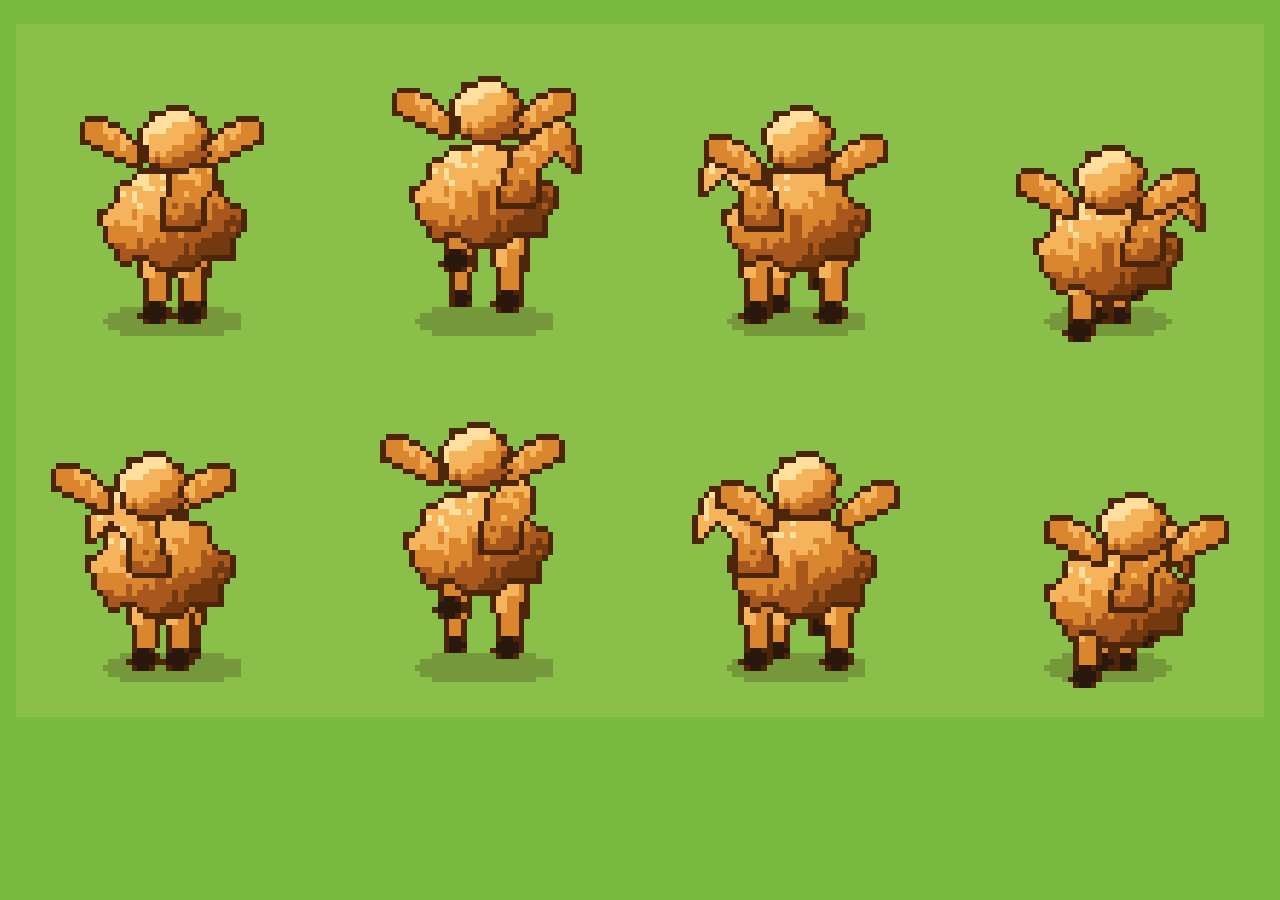
<file: fable-anim-test/sprites.html>
<!doctype html>
<html><head><meta charset="utf-8"><title>Molly Dash — sprite sheet</title>
<style>body{background:#7ab93f;margin:0;padding:16px;font:12px monospace;color:#1e2d14}
canvas{image-rendering:pixelated;display:block;max-width:100%;background:#8ac04a;margin:8px 0}</style></head>
<body>
<canvas id="c"></canvas>
<script src="js/pix.js"></script><script src="js/font.js"></script>
<script src="js/art.js"></script><script src="js/world.js"></script><script src="js/dog.js"></script>
<script>
var art = TD.buildArt();
var K = 10, CW = 54, CH = 60, N = 4;
var c = document.getElementById('c');
c.width = CW * N * K; c.height = CH * 2 * K;
var ctx = c.getContext('2d');
ctx.imageSmoothingEnabled = false;
var off = document.createElement('canvas');
off.width = CW * N; off.height = CH * 2;
var o = off.getContext('2d'); o.imageSmoothingEnabled = false;
var fake = { px:function(){return 0;}, py:function(){return 0;}, F:160, W:CW, H:CH };
for (var row = 0; row < 2; row++) {
  for (var i = 0; i < N; i++) {
    (function (row, i) {
      var st = { time: i * 0.21, gait: i / N, lean: row ? (i / (N - 1)) * 2 - 1 : 0,
                 runBlend: 1, stumble: 0, camX: 0, dogX: 0 };
      var r = { px: function () { return CW * i + CW / 2; },
                py: function () { return CH * row + CH - 8; },
                F: 160, W: off.width, H: off.height, ctx: o };
      TD.drawDog(o, art.dog, st, r, 0);
    })(row, i);
  }
}
ctx.drawImage(off, 0, 0, off.width, off.height, 0, 0, c.width, c.height);
</script>
</body></html>
</file>
<file: css/tokens.css>
/* Mighty Miss Molly Mae — design tokens
   Sampled from design/art-environment.png and design/art-character.png.
   Authoritative per PRD §16.1. Do not hand-tune; re-sample the PNGs. */

:root {
  /* Pacific Spirit Regional Park */
  --deep-forest-green: #2C3927;
  --fern-green:        #4B563A;
  --mossy-olive:       #6E6436;
  --cedar-brown:       #6D5338;
  --bark-gray:         #747165;
  --wet-earth:         #4E402F;
  --stone-gray:        #928A7E;
  --mist-light:        #D6CBBA;
  --sunlit-green:      #C4B487;

  /* Molly Mae */
  --molly-rust:        #7C4019;
  --molly-copper:      #925624;
  --molly-coat-mid:    #B47A44;
  --molly-coat-light:  #CCA477;
  --molly-cream:       #DAD0C2;
  --molly-warm-gray:   #9C8C7A;
  --molly-dark:        #4A3D32;

  /* ground */
  --paper:             #F0E9DF;
  --paper-warm:        #F1E8D7;

  /* semantic */
  --ink:               var(--deep-forest-green);
  --ink-soft:          var(--bark-gray);
  --rule:              #D8D0C0;
  --surface:           var(--paper);
}
</file>
<file: css/app.css>
/* Mighty Miss Molly Mae — app shell.
   Portrait-first, one-handed, 44px minimum targets (PRD §29).
   Palette comes entirely from css/tokens.css (§16.1). */

* { box-sizing: border-box; }

html, body {
  margin: 0; height: 100%; overflow: hidden;
  background: var(--deep-forest-green);
  color: var(--paper);
  font: 16px/1.5 ui-serif, Georgia, "Iowan Old Style", serif;
  -webkit-font-smoothing: antialiased;
  -webkit-tap-highlight-color: transparent;
}

/* The world is the whole screen now -- nothing takes a slice of it. */
#app { position: relative; height: 100%; max-width: 560px; margin: 0 auto; }

/* ------------------------------------------------------------ world view */

#scene {
  position: absolute; inset: 0;
  background-size: cover; background-position: center;
  overflow: hidden;
}
#scene-shade {
  position: absolute; inset: 0;
  background: linear-gradient(rgba(20,26,16,.62), rgba(20,26,16,.22) 18%, transparent 34%);
  pointer-events: none;
}

/* The status line and log sit over the world. A pseudo-element scrim does not
   work here -- it lands inside the text's own stacking context and never
   reaches behind it. A gradient on the shade above, plus a heavier shadow on
   the glyphs themselves, keeps them readable over bright bark. */
#status, #log { position: absolute; z-index: 60; }
/* --------------------------------------------------------- scene layers */

/* The distant canopy. Static: walking a few metres does not change it. */
#backdrop {
  position: absolute; inset: -6% -18%;
  background-size: cover; background-position: center 8%;
  will-change: transform;
  filter: blur(2.2px) brightness(1.08) saturate(.74) contrast(.94);
}

/*
 * Haze at the tree line.
 *
 * The ground plane is finite and its top edge lands on the horizon, where
 * #ground-fade opens at rgba(150,155,132,.98) -- a near-opaque slab. Directly
 * above it was the backdrop at a quite different colour, so the two met in a
 * hard horizontal step right across the frame at 56% height.
 *
 * This carries the same haze upward INTO the backdrop, ending at exactly the
 * value #ground-fade begins with. Both reach full opacity AT the join and fade
 * away from it in each direction: at 98% alpha two per cent of the difference
 * between backdrop and ground still shows through, which is all a hard edge
 * needs. At 100% there is nothing left to see there -- and what replaces it is the thing
 * that was missing anyway: distance turning the far trees to mist.
 *
 * Its bottom is pinned to 44%, the ground wrap's height, so it tracks the
 * horizon rather than being positioned to match it by hand.
 */
#horizon {
  position: absolute; left: 0; right: 0; bottom: 44%;
  height: 21%;
  pointer-events: none;
  background: linear-gradient(to bottom,
    rgba(150,155,132,0) 0%,
    rgba(150,155,132,.14) 32%,
    rgba(150,155,132,.44) 60%,
    rgba(150,155,132,.80) 83%,
    rgba(150,155,132,1) 100%);
}

/* The ground is a real 3D plane hinged at the horizon. It must be its own
   element: when the trail was painted into the backdrop, pushing the backdrop
   back optically -- which is what makes it read as distance -- blurred the
   ground she walks on along with it. */
#ground-wrap {
  position: absolute; left: -70%; right: -70%; bottom: 0;
  height: 44%;
  perspective: 420px; perspective-origin: 50% 0%;
  overflow: hidden;
}
/* Two planes, exactly superimposed. The second holds the region she is walking
   INTO and its opacity is the blend -- a background-image layer cannot be faded
   on its own, and one plane cannot show two grounds at once. */
#ground, #ground2 {
  position: absolute; inset: 0 0 auto 0; height: 380px;
  transform-origin: 50% 0%;
  transform: rotateX(72deg);
  /*
   * No background here on purpose. app.js sets the ground layers per place --
   * a forest-floor surface plus, where the place has one, a worn path over it.
   * A default here is a file reference that silently rots the next time the
   * texture set changes, which is exactly what happened.
   */
  will-change: background-position, opacity;
  filter: brightness(1.5) saturate(.85) contrast(.92);
}
#ground2 { opacity: 0; }
/* The worn path. Drawn in screen space by trailpath.js rather than as a layer
   on #ground -- see that file for why the 3D plane cannot carry a curve. It
   fills the wrap, whose top edge is the horizon, so no transform is wanted. */
#path {
  position: absolute; inset: 0;
  width: 100%; height: 100%;
  pointer-events: none;
}
#ground-fade {
  position: absolute; inset: 0; pointer-events: none;
  background: linear-gradient(to bottom,
    rgba(150,155,132,1) 0%, rgba(140,146,124,.9) 5%, rgba(120,128,105,.62) 14%,
    rgba(100,110,88,.3) 28%, transparent 52%);
}

/* Scenery lives here, each item placed by the corridor's projection. */
#corridor { position: absolute; inset: 0; }
/* Scatter sprites are positioned in pixels every frame by the corridor. They
   start hidden (see corridor.js) so an undecoded image never paints at its
   natural size before it is placed. */
.scatter { position: absolute; will-change: transform, width, top, left; }

#dog { position: absolute; will-change: top, left, width; }
#dog img { position: absolute; inset: 0; width: 100%; height: 100%; display: block; }

/* The shadow belongs to the trail, not to her sprite: parented to the dog it
   depends on the canvas padding and the current frame's footing, and drifts
   off her feet. */
#shadow {
  position: absolute; transform: translate(-50%, -50%); pointer-events: none;
  background: radial-gradient(ellipse at center, rgba(20,16,10,.55) 0%,
                              rgba(20,16,10,.24) 48%, transparent 72%);
  filter: blur(2px);
}

/* Gesture feedback: a mark where you touched, and nothing else. */
#gesture-ink { position:absolute; inset:0; pointer-events:none; z-index:70; }
.ink {
  position:absolute; width:0; height:0;
  border:2px solid rgba(240,233,223,.9); border-radius:50%;
  transform:translate(-50%,-50%);
  animation:ink-out .65s ease-out forwards;
}
.ink-recall { border-color:rgba(214,203,186,.95); }
.ink-sendon { border-color:rgba(196,180,135,.95); }
.ink-hold   { border-color:rgba(240,233,223,.75); animation-duration:.9s; }
@keyframes ink-out {
  0%   { width:8px;  height:8px;  opacity:.95; }
  100% { width:96px; height:96px; opacity:0; }
}

/* ------------------------------------------------------------ action bar */

/* The bar floats over the scene rather than taking a slice of it, and it
   disappears entirely when there is nothing to decide. */
#bar {
  position: absolute; left: 0; right: 0; bottom: calc(14px + env(safe-area-inset-bottom));
  padding: 0 14px; z-index: 65; pointer-events: none;
}
#actions { display: flex; gap: 8px; justify-content: center; }
#actions.empty { display: none; }

.action {
  pointer-events: auto;
  min-height: 46px; padding: 10px 16px;
  font: inherit; font-size: 14px; letter-spacing: .02em;
  background: rgba(240,233,223,.92); color: var(--deep-forest-green);
  border: none; border-radius: 24px; cursor: pointer;
  box-shadow: 0 3px 10px rgba(0,0,0,.35);
  backdrop-filter: blur(3px);
}
.action:active { transform: translateY(1px); }

#travel { display: flex; gap: 8px; margin-top: 8px; }
.travel-btn {
  flex: 1; min-height: 44px;
  font: inherit; font-size: 13px; letter-spacing: .06em;
  background: transparent; color: var(--mist-light);
  border: 1px solid rgba(214,203,186,.45); border-radius: 5px; cursor: pointer;
}
.travel-btn:active { background: rgba(214,203,186,.15); }

/* Dev controls only, tucked out of the way. */
#corner {
  position: absolute; right: 8px; top: calc(8px + env(safe-area-inset-top));
  display: flex; gap: 6px; z-index: 66;
}
/* An id selector setting `display` beats the browser's `[hidden]` rule, so the
   attribute silently does nothing without this. */
#corner[hidden] { display: none; }
#corner button {
  width: 34px; height: 34px; font-size: 14px;
  background: rgba(20,26,16,.35); color: rgba(240,233,223,.6);
  border: 1px solid rgba(240,233,223,.18); border-radius: 50%; cursor: pointer;
}

/* ----------------------------------------------------------- inspector */

#inspector { display: none; }
body.debug #inspector {
  display: block;
  position: fixed; top: 0; right: 0; bottom: 0; width: min(400px, 92vw);
  overflow-y: auto; z-index: 20;
  background: #14180F; color: #D6CBBA;
  border-left: 1px solid var(--fern-green);
  padding: 14px 16px calc(20px + env(safe-area-inset-bottom));
  font: 12px/1.45 ui-monospace, SFMono-Regular, Menlo, monospace;
}
#inspector h3 { margin: 0 0 12px; font-size: 13px; letter-spacing: .1em; text-transform: uppercase; }
#inspector .hint { float: right; opacity: .5; font-weight: 400; text-transform: none; letter-spacing: 0; }
#inspector h4 {
  margin: 14px 0 6px; font-size: 10px; letter-spacing: .16em; text-transform: uppercase;
  color: var(--sunlit-green); border-bottom: 1px solid rgba(196,180,135,.2); padding-bottom: 3px;
}
#inspector .row { display: flex; justify-content: space-between; gap: 8px; padding: 1px 0; }
#inspector .row span { opacity: .65; }
#inspector .note { opacity: .6; margin: 5px 0; font-size: 11px; line-height: 1.4; }

.bar-row { display: grid; grid-template-columns: 84px 1fr 42px; gap: 6px; align-items: center; padding: 1px 0; }
.bar-row span { opacity: .65; overflow: hidden; text-overflow: ellipsis; }
.bar-row b { text-align: right; font-weight: 400; }
.bar { height: 6px; background: rgba(214,203,186,.14); border-radius: 3px; overflow: hidden; }
.bar i { display: block; height: 100%; background: var(--sunlit-green); }
.bar i.neg { background: #C97B5A; }

table.trace { width: 100%; border-collapse: collapse; font-size: 10px; }
table.trace th { text-align: left; opacity: .5; font-weight: 400; padding: 2px 3px; }
table.trace td { padding: 2px 3px; border-top: 1px solid rgba(214,203,186,.08); }
table.trace td.num { text-align: right; opacity: .75; }
table.trace tr.shortlisted td { color: var(--mist-light); }
table.trace tr.chosen td { color: var(--sunlit-green); font-weight: 600; }

/* ------------------------------------------------------- accessibility */

@media (prefers-reduced-motion: reduce) {
  * { transition: none !important; }
  /* The rig keeps breathing -- it is slow, and stillness would read as a bug --
     but app.js damps the motion amplitude. See Rig.update. */
}

/* ---------------------------------------------------------------- loading */
/* The scene is not shown until it is whole. Everything below is the only thing
   on screen until then, so it carries the whole first impression: no spinner,
   no percentage, no word -- the same restraint as the rest of the interface. */
#loading {
  position: fixed; inset: 0; z-index: 9000;
  display: flex; align-items: flex-end; justify-content: center;
  background: #2C3927;
  transition: opacity .45s ease;
}
#loading.done { opacity: 0; pointer-events: none; }
#loading-bar {
  width: 38%; max-width: 220px; height: 2px; margin-bottom: 22vh;
  background: rgba(214, 222, 198, .16);
  position: relative; overflow: hidden; border-radius: 2px;
}
#loading-bar::after {
  content: ""; position: absolute; inset: 0 auto 0 0;
  width: var(--progress, 0%);
  background: rgba(214, 222, 198, .62);
  transition: width .25s ease;
}
@media (prefers-reduced-motion: reduce) {
  #loading, #loading-bar::after { transition: none; }
}
</file>
